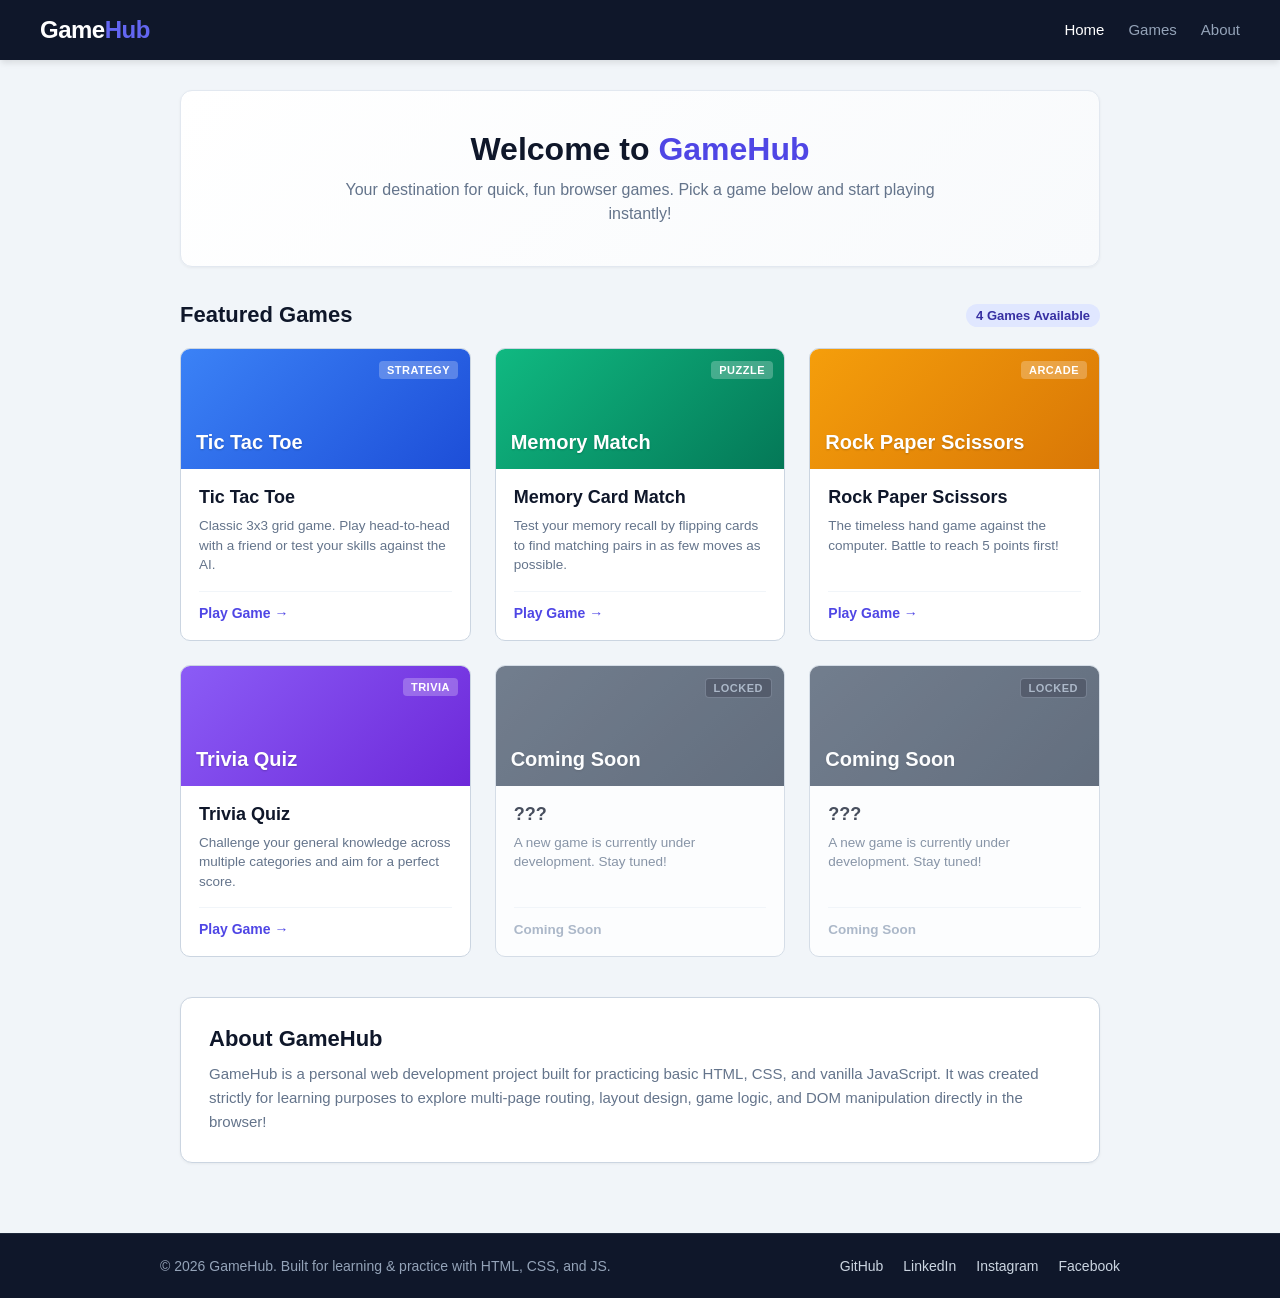
<file: index.html>
<!DOCTYPE html>
<html lang="en">

<head>
    <meta charset="UTF-8">
    <meta name="viewport" content="width=device-width, initial-scale=1.0">
    <title>GameHub - Play Free Browser Games</title>
    <link rel="stylesheet" href="style.css">
</head>

<body>

    <!-- Navbar -->
    <nav class="navbar">
        <div class="logo">Game<span>Hub</span></div>
        <ul class="nav-links">
            <li><a href="index.html" class="active">Home</a></li>
            <li><a href="#games-section">Games</a></li>
            <li><a href="#about-section">About</a></li>
        </ul>
    </nav>

    <!-- Main Container -->
    <div class="container">
        <div class="hero">
            <h1>Welcome to <span>GameHub</span></h1>
            <p>Your destination for quick, fun browser games. Pick a game below and start playing instantly!</p>
        </div>

        <div id="games-section" class="section-header">
            <h2>Featured Games</h2>
            <span class="game-count">4 Games Available</span>
        </div>

        <div class="game-grid">

            <!-- Tic Tac Toe Card -->
            <a href="game/tictactoe/index.html" class="game-card-link">
                <div class="game-card">
                    <div class="card-banner ttt-bg">
                        <span class="badge">Strategy</span>
                        <div class="banner-title">Tic Tac Toe</div>
                    </div>
                    <div class="card-body">
                        <h3>Tic Tac Toe</h3>
                        <p>Classic 3x3 grid game. Play head-to-head with a friend or test your skills against the AI.
                        </p>
                        <div class="card-footer">
                            <span class="play-link">Play Game &rarr;</span>
                        </div>
                    </div>
                </div>
            </a>

            <!-- Memory Card Game Card -->
            <a href="game/memory/index.html" class="game-card-link">
                <div class="game-card">
                    <div class="card-banner memory-bg">
                        <span class="badge">Puzzle</span>
                        <div class="banner-title">Memory Match</div>
                    </div>
                    <div class="card-body">
                        <h3>Memory Card Match</h3>
                        <p>Test your memory recall by flipping cards to find matching pairs in as few moves as possible.
                        </p>
                        <div class="card-footer">
                            <span class="play-link">Play Game &rarr;</span>
                        </div>
                    </div>
                </div>
            </a>

            <!-- Rock Paper Scissors Card -->
            <a href="game/rps/index.html" class="game-card-link">
                <div class="game-card">
                    <div class="card-banner rps-bg">
                        <span class="badge">Arcade</span>
                        <div class="banner-title">Rock Paper Scissors</div>
                    </div>
                    <div class="card-body">
                        <h3>Rock Paper Scissors</h3>
                        <p>The timeless hand game against the computer. Battle to reach 5 points first!</p>
                        <div class="card-footer">
                            <span class="play-link">Play Game &rarr;</span>
                        </div>
                    </div>
                </div>
            </a>

            <!-- Trivia Quiz Card -->
            <a href="game/quitz/index.html" class="game-card-link">
                <div class="game-card">
                    <div class="card-banner quiz-bg">
                        <span class="badge">Trivia</span>
                        <div class="banner-title">Trivia Quiz</div>
                    </div>
                    <div class="card-body">
                        <h3>Trivia Quiz</h3>
                        <p>Challenge your general knowledge across multiple categories and aim for a perfect score.</p>
                        <div class="card-footer">
                            <span class="play-link">Play Game &rarr;</span>
                        </div>
                    </div>
                </div>
            </a>
            <!-- Mystery Coming Soon Card 1 -->
            <div class="game-card disabled-card">
                <div class="card-banner soon-bg">
                    <span class="badge badge-soon">Locked</span>
                    <div class="banner-title">Coming Soon</div>
                </div>
                <div class="card-body">
                    <h3>???</h3>
                    <p>A new game is currently under development. Stay tuned!</p>
                    <div class="card-footer">
                        <span class="play-link-disabled">Coming Soon</span>
                    </div>
                </div>
            </div>

            <!-- Mystery Coming Soon Card 2 -->
            <div class="game-card disabled-card">
                <div class="card-banner soon-bg">
                    <span class="badge badge-soon">Locked</span>
                    <div class="banner-title">Coming Soon</div>
                </div>
                <div class="card-body">
                    <h3>???</h3>
                    <p>A new game is currently under development. Stay tuned!</p>
                    <div class="card-footer">
                        <span class="play-link-disabled">Coming Soon</span>
                    </div>
                </div>
            </div>

            <!-- Game Grid End -->
        </div>

        <!-- About Section -->
        <div id="about-section" class="about-box">
            <h2>About GameHub</h2>
            <p>GameHub is a personal web development project built for practicing basic HTML, CSS, and vanilla
                JavaScript. It was created strictly for learning purposes to explore multi-page routing, layout design,
                game logic, and DOM manipulation directly in the browser!</p>
        </div>

    </div> <!-- Container End -->

    <!-- Footer -->
    <footer class="footer">
        <div class="footer-content">
            <p>&copy; 2026 GameHub. Built for learning & practice with HTML, CSS, and JS.</p>

            <div class="social-links">
                <a href="https://github.com/RameshMahara0" target="_blank" rel="noopener noreferrer">GitHub</a>
                <a href="https://www.linkedin.com/in/ramesh-mahara-891475332" target="_blank"
                    rel="noopener noreferrer">LinkedIn</a>
                <a href="https://www.instagram.com/rameshmahara01/" target="_blank"
                    rel="noopener noreferrer">Instagram</a>
                <a href="https://www.facebook.com/ramesh.mahara.96930" target="_blank"
                    rel="noopener noreferrer">Facebook</a>
            </div>
        </div>
    </footer>

    <script src="script.js"></script>
</body>

</html>
</file>
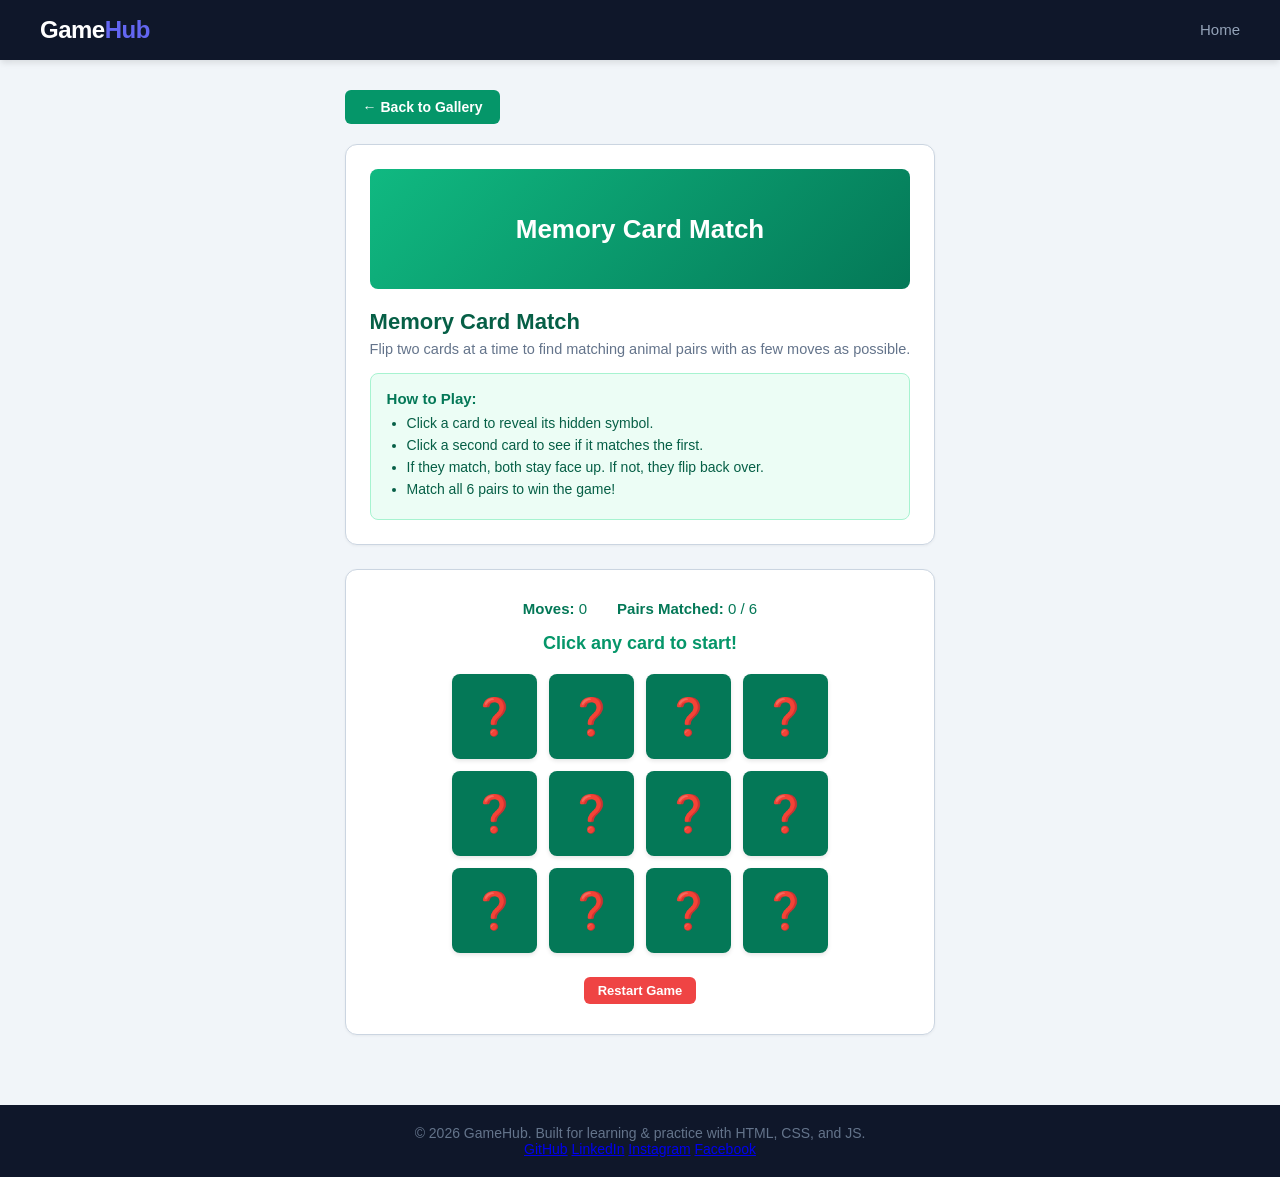
<file: game/memory/index.html>
<!DOCTYPE html>
<html lang="en">

<head>
    <meta charset="UTF-8">
    <meta name="viewport" content="width=device-width, initial-scale=1.0">
    <title>Memory Card Match - GameHub</title>
    <link rel="stylesheet" href="style.css">
</head>

<body>

    <nav class="navbar">
        <div class="logo">Game<span>Hub</span></div>
        <ul class="nav-links">
            <li><a href="../../index.html">Home</a></li>
        </ul>
    </nav>

    <div class="container">
        <a href="../../index.html" class="btn btn-back">← Back to Gallery</a>

        <!-- Game Info & Rules -->
        <div class="details-card">
            <div class="details-banner">Memory Card Match</div>
            <h2>Memory Card Match</h2>
            <p>Flip two cards at a time to find matching animal pairs with as few moves as possible.</p>

            <div class="rules-box">
                <h3>How to Play:</h3>
                <ul>
                    <li>Click a card to reveal its hidden symbol.</li>
                    <li>Click a second card to see if it matches the first.</li>
                    <li>If they match, both stay face up. If not, they flip back over.</li>
                    <li>Match all 6 pairs to win the game!</li>
                </ul>
            </div>
        </div>

        <!-- Active Game Board -->
        <div class="game-board-box">
            <div class="game-stats">
                <span><strong>Moves: </strong><span id="move-count">0</span></span>
                <span><strong>Pairs Matched: </strong><span id="match-count">0</span> / 6</span>
            </div>

            <div id="status-msg" class="status-msg">Click any card to start!</div>

            <div class="memory-grid" id="memory-grid">
                <!-- Cards generated dynamically via JavaScript -->
            </div>

            <!-- End Game Celebration Banner -->
            <div id="end-game-banner" class="end-game-banner win hidden">
                <h3 id="end-game-title">🏆 Fantastic Memory!</h3>
                <p id="end-game-sub">You matched all pairs!</p>
                <button class="btn btn-reset" onclick="resetGame()">Play Again 🔄</button>
            </div>

            <button id="manual-reset-btn" class="btn btn-reset-small" onclick="resetGame()">Restart Game</button>
        </div>
    </div>

    <!-- Footer -->
    <!-- Footer -->
    <footer class="footer">
        <div class="footer-content">
            <p>&copy; 2026 GameHub. Built for learning & practice with HTML, CSS, and JS.</p>

            <div class="social-links">
                <a href="https://github.com/RameshMahara0" target="_blank" rel="noopener noreferrer">GitHub</a>
                <a href="https://www.linkedin.com/in/ramesh-mahara-891475332" target="_blank"
                    rel="noopener noreferrer">LinkedIn</a>
                <a href="https://www.instagram.com/rameshmahara01/" target="_blank"
                    rel="noopener noreferrer">Instagram</a>
                <a href="https://www.facebook.com/ramesh.mahara.96930" target="_blank"
                    rel="noopener noreferrer">Facebook</a>
            </div>
        </div>
    </footer>

    <script src="script.js"></script>
</body>

</html>
</file>
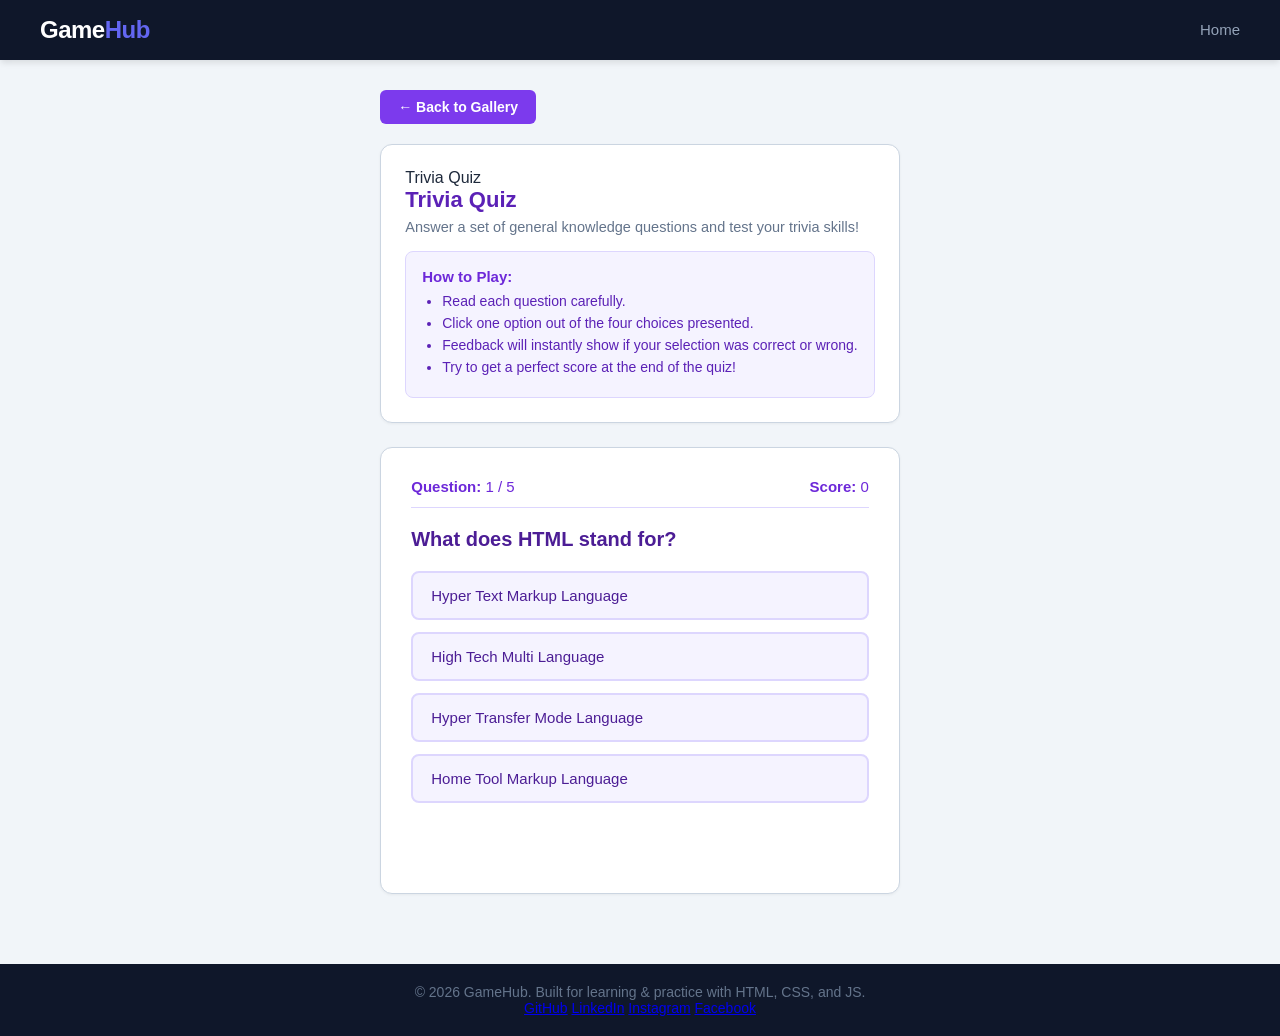
<file: game/quitz/index.html>
<!DOCTYPE html>
<html lang="en">

<head>
    <meta charset="UTF-8">
    <meta name="viewport" content="width=device-width, initial-scale=1.0">
    <title>Trivia Quiz - GameHub</title>
    <link rel="stylesheet" href="style.css">
</head>

<body>

    <nav class="navbar">
        <div class="logo">Game<span>Hub</span></div>
        <ul class="nav-links">
            <li><a href="../../index.html">Home</a></li>
        </ul>
    </nav>
    <div class="container">
        <a href="../../index.html" class="btn btn-back">← Back to Gallery</a>

        <!-- Game Info & Rules -->
        <div class="details-card">
            <div class="details-img-placeholder">Trivia Quiz</div>
            <h2>Trivia Quiz</h2>
            <p>Answer a set of general knowledge questions and test your trivia skills!</p>

            <div class="rules-box">
                <h3>How to Play:</h3>
                <ul>
                    <li>Read each question carefully.</li>
                    <li>Click one option out of the four choices presented.</li>
                    <li>Feedback will instantly show if your selection was correct or wrong.</li>
                    <li>Try to get a perfect score at the end of the quiz!</li>
                </ul>
            </div>
        </div>

        <!-- Active Game Board -->
        <div class="game-board-box">
            <div class="quiz-progress">
                <span><strong>Question: </strong><span id="question-number">1</span> / <span
                        id="total-questions">5</span></span>
                <span><strong>Score: </strong><span id="quiz-score">0</span></span>
            </div>

            <div id="quiz-container">
                <h3 id="question-text" class="question-text">Question text goes here?</h3>

                <div id="options-container" class="options-grid">
                    <!-- Options dynamically injected via JavaScript -->
                </div>

                <div id="feedback-msg" class="feedback-msg"></div>

                <button id="next-btn" class="btn btn-next hidden" onclick="nextQuestion()">Next Question</button>
            </div>

            <!-- Result Screen (Initially Hidden) -->
            <div id="result-container" class="result-box hidden">
                <h3>Quiz Finished!</h3>
                <p id="final-score-text">You scored 0 out of 5.</p>
                <button class="btn btn-reset" onclick="restartQuiz()">Restart Quiz</button>
            </div>
        </div>
    </div>

    <!-- Footer -->
    <footer class="footer">
        <div class="footer-content">
            <p>&copy; 2026 GameHub. Built for learning & practice with HTML, CSS, and JS.</p>

            <div class="social-links">
                <a href="https://github.com/RameshMahara0" target="_blank" rel="noopener noreferrer">GitHub</a>
                <a href="https://www.linkedin.com/in/ramesh-mahara-891475332" target="_blank"
                    rel="noopener noreferrer">LinkedIn</a>
                <a href="https://www.instagram.com/rameshmahara01/" target="_blank"
                    rel="noopener noreferrer">Instagram</a>
                <a href="https://www.facebook.com/ramesh.mahara.96930" target="_blank"
                    rel="noopener noreferrer">Facebook</a>
            </div>
        </div>
    </footer>

    <script src="script.js"></script>
</body>

</html>
</file>
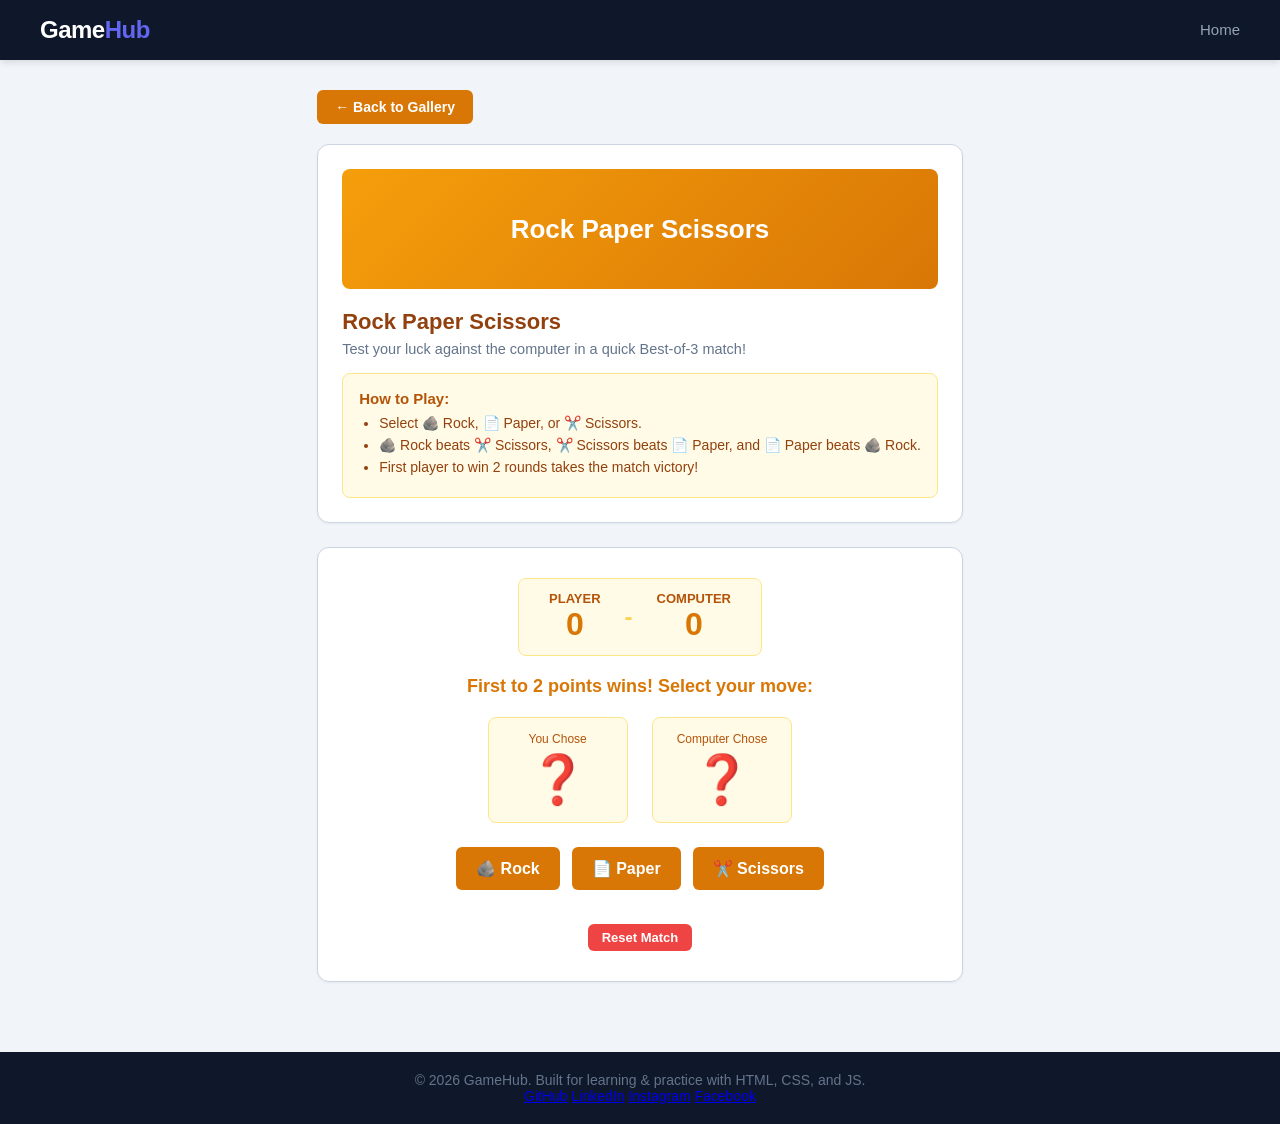
<file: game/rps/index.html>
<!DOCTYPE html>
<html lang="en">

<head>
    <meta charset="UTF-8">
    <meta name="viewport" content="width=device-width, initial-scale=1.0">
    <title>Rock Paper Scissors - GameHub</title>
    <link rel="stylesheet" href="style.css">
</head>

<body>

    <nav class="navbar">
        <div class="logo">Game<span>Hub</span></div>
        <ul class="nav-links">
            <li><a href="../../index.html">Home</a></li>
        </ul>
    </nav>

    <div class="container">
        <a href="../../index.html" class="btn btn-back">← Back to Gallery</a>

        <!-- Game Info & Rules -->
        <div class="details-card">
            <div class="details-banner">Rock Paper Scissors</div>
            <h2>Rock Paper Scissors</h2>
            <p>Test your luck against the computer in a quick Best-of-3 match!</p>

            <div class="rules-box">
                <h3>How to Play:</h3>
                <ul>
                    <li>Select 🪨 Rock, 📄 Paper, or ✂️ Scissors.</li>
                    <li>🪨 Rock beats ✂️ Scissors, ✂️ Scissors beats 📄 Paper, and 📄 Paper beats 🪨 Rock.</li>
                    <li>First player to win 2 rounds takes the match victory!</li>
                </ul>
            </div>
        </div>

        <!-- Active Game Board -->
        <div class="game-board-box">
            <div class="scoreboard">
                <div class="score-item">
                    <span class="score-label">Player</span>
                    <span id="player-score" class="score-value">0</span>
                </div>
                <div class="score-divider">-</div>
                <div class="score-item">
                    <span class="score-label">Computer</span>
                    <span id="computer-score" class="score-value">0</span>
                </div>
            </div>

            <div id="status-msg" class="status-msg">First to 2 points wins! Select your move:</div>

            <div class="choice-display">
                <div class="choice-box">
                    <small>You Chose</small>
                    <div id="player-choice" class="choice-icon">❓</div>
                </div>
                <div class="choice-box">
                    <small>Computer Chose</small>
                    <div id="computer-choice" class="choice-icon">❓</div>
                </div>
            </div>

            <div class="buttons-container" id="choice-buttons">
                <button class="btn btn-choice" onclick="playRound('rock')">🪨 Rock</button>
                <button class="btn btn-choice" onclick="playRound('paper')">📄 Paper</button>
                <button class="btn btn-choice" onclick="playRound('scissors')">✂️ Scissors</button>
            </div>

            <!-- End Game Banner (Celebration / Failure screen) -->
            <div id="end-game-banner" class="end-game-banner hidden">
                <h3 id="end-game-title">Match Finished</h3>
                <p id="end-game-sub">Click below to play another match!</p>
                <button class="btn btn-reset" onclick="resetGame()">Play Again 🔄</button>
            </div>

            <button id="manual-reset-btn" class="btn btn-reset-small" onclick="resetGame()">Reset Match</button>
        </div>
    </div>

    <!-- Footer -->
    <footer class="footer">
        <div class="footer-content">
            <p>&copy; 2026 GameHub. Built for learning & practice with HTML, CSS, and JS.</p>

            <div class="social-links">
                <a href="https://github.com/RameshMahara0" target="_blank" rel="noopener noreferrer">GitHub</a>
                <a href="https://www.linkedin.com/in/ramesh-mahara-891475332" target="_blank"
                    rel="noopener noreferrer">LinkedIn</a>
                <a href="https://www.instagram.com/rameshmahara01/" target="_blank"
                    rel="noopener noreferrer">Instagram</a>
                <a href="https://www.facebook.com/ramesh.mahara.96930" target="_blank"
                    rel="noopener noreferrer">Facebook</a>
            </div>
        </div>
    </footer>

    <script src="script.js"></script>
</body>

</html>
</file>
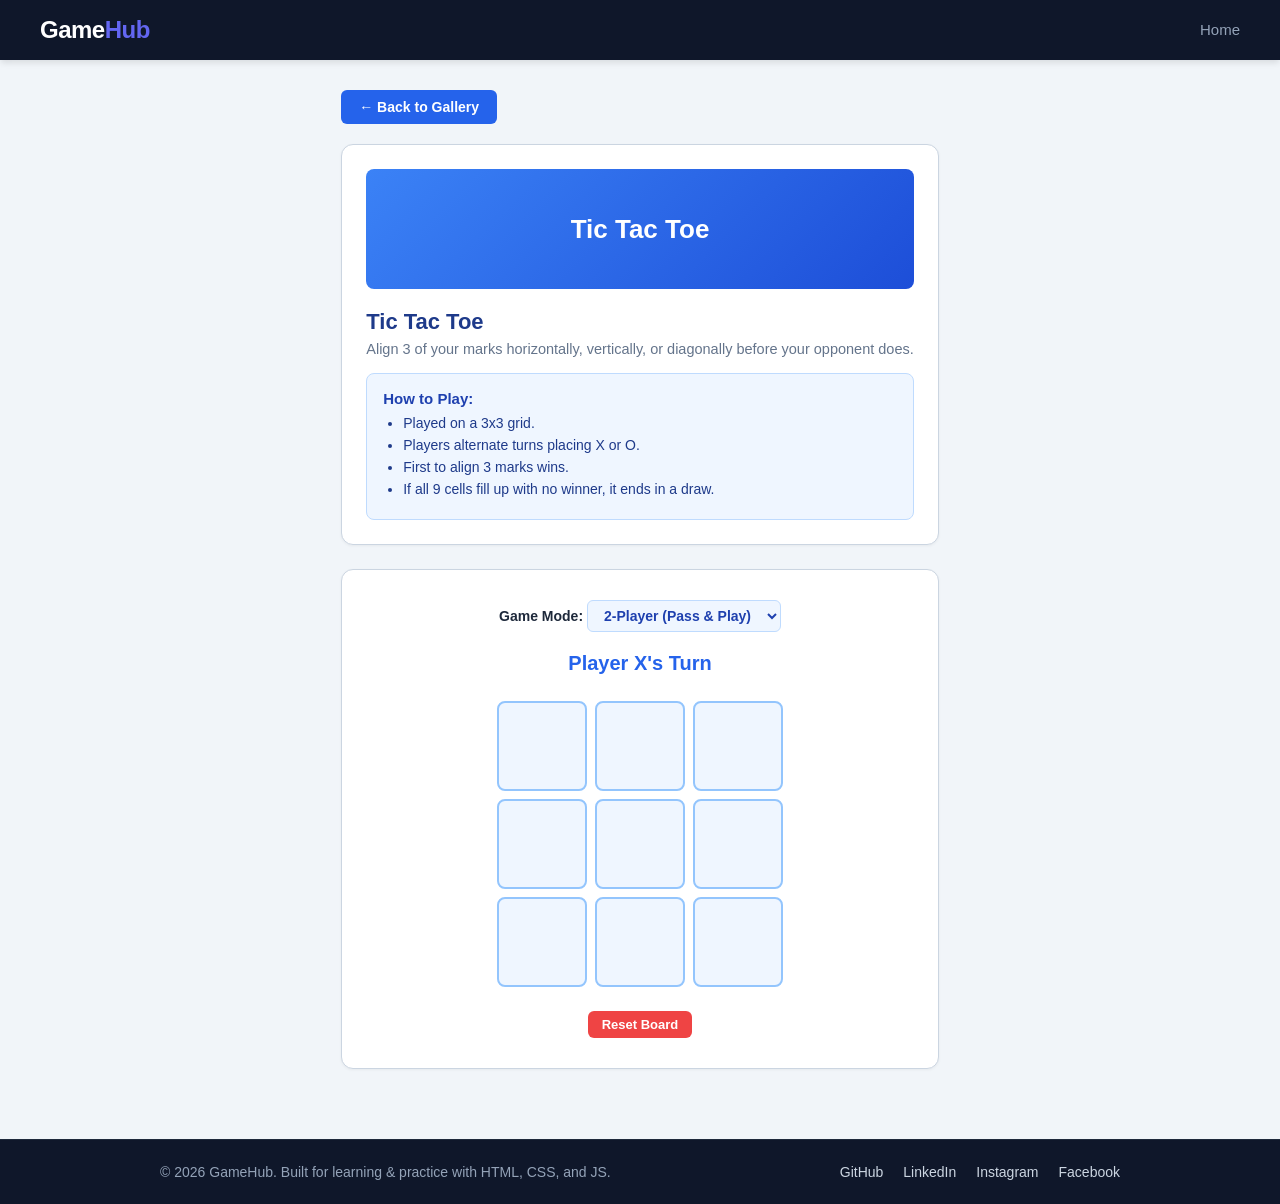
<file: game/tictactoe/index.html>
<!DOCTYPE html>
<html lang="en">

<head>
    <meta charset="UTF-8">
    <meta name="viewport" content="width=device-width, initial-scale=1.0">
    <title>Tic Tac Toe - GameHub</title>
    <link rel="stylesheet" href="style.css">
</head>

<body>

    <nav class="navbar">
        <div class="logo">Game<span>Hub</span></div>
        <ul class="nav-links">
            <li><a href="../../index.html">Home</a></li>
        </ul>
    </nav>
    <div class="container">
        <a href="../../index.html" class="btn btn-back">← Back to Gallery</a>

        <!-- Game Info & Rules -->
        <div class="details-card">
            <div class="details-banner">Tic Tac Toe</div>
            <h2>Tic Tac Toe</h2>
            <p>Align 3 of your marks horizontally, vertically, or diagonally before your opponent does.</p>

            <div class="rules-box">
                <h3>How to Play:</h3>
                <ul>
                    <li>Played on a 3x3 grid.</li>
                    <li>Players alternate turns placing X or O.</li>
                    <li>First to align 3 marks wins.</li>
                    <li>If all 9 cells fill up with no winner, it ends in a draw.</li>
                </ul>
            </div>
        </div>

        <!-- Active Game Board -->
        <div class="game-board-box">
            <div class="controls">
                <label for="ttt-mode"><strong>Game Mode: </strong></label>
                <select id="ttt-mode" onchange="changeTTTMode(this.value)">
                    <option value="pvp">2-Player (Pass & Play)</option>
                    <option value="ai">vs Computer (AI)</option>
                </select>
            </div>

            <div id="ttt-status" class="status-msg">Player X's Turn</div>

            <div class="ttt-grid">
                <div class="ttt-cell" onclick="handleTTTClick(0)" id="cell-0"></div>
                <div class="ttt-cell" onclick="handleTTTClick(1)" id="cell-1"></div>
                <div class="ttt-cell" onclick="handleTTTClick(2)" id="cell-2"></div>
                <div class="ttt-cell" onclick="handleTTTClick(3)" id="cell-3"></div>
                <div class="ttt-cell" onclick="handleTTTClick(4)" id="cell-4"></div>
                <div class="ttt-cell" onclick="handleTTTClick(5)" id="cell-5"></div>
                <div class="ttt-cell" onclick="handleTTTClick(6)" id="cell-6"></div>
                <div class="ttt-cell" onclick="handleTTTClick(7)" id="cell-7"></div>
                <div class="ttt-cell" onclick="handleTTTClick(8)" id="cell-8"></div>
            </div>

            <!-- End Game Celebration / Draw Banner -->
            <div id="end-game-banner" class="end-game-banner hidden">
                <h3 id="end-game-title">Game Finished</h3>
                <p id="end-game-sub">Click below to play again!</p>
                <button class="btn btn-reset" onclick="resetTTT()">Play Again 🔄</button>
            </div>

            <button id="manual-reset-btn" class="btn btn-reset-small" onclick="resetTTT()">Reset Board</button>
        </div>
    </div>

    <!-- Footer -->
    <footer class="footer">
        <div class="footer-content">
            <p>&copy; 2026 GameHub. Built for learning & practice with HTML, CSS, and JS.</p>

            <div class="social-links">
                <a href="https://github.com/RameshMahara0" target="_blank" rel="noopener noreferrer">GitHub</a>
                <a href="https://www.linkedin.com/in/ramesh-mahara-891475332" target="_blank"
                    rel="noopener noreferrer">LinkedIn</a>
                <a href="https://www.instagram.com/rameshmahara01/" target="_blank"
                    rel="noopener noreferrer">Instagram</a>
                <a href="https://www.facebook.com/ramesh.mahara.96930" target="_blank"
                    rel="noopener noreferrer">Facebook</a>
            </div>
        </div>
    </footer>
    <script src="script.js"></script>
</body>

</html>
</file>
<file: style.css>
/* General Resets & Typography */
* {
  box-sizing: border-box;
  margin: 0;
  padding: 0;
  font-family: 'Segoe UI', -apple-system, BlinkMacSystemFont, Roboto, sans-serif;
}

body {
  background-color: #f1f5f9;
  color: #1e293b;
  display: flex;
  flex-direction: column;
  min-height: 100vh;
}

/* Navbar */
.navbar {
  background-color: #0f172a;
  color: #ffffff;
  padding: 16px 40px;
  display: flex;
  justify-content: space-between;
  align-items: center;
  box-shadow: 0 4px 6px -1px rgba(0, 0, 0, 0.1);
}

.navbar .logo {
  font-size: 24px;
  font-weight: 800;
  letter-spacing: -0.5px;
}

.navbar .logo span {
  color: #6366f1;
}

.nav-links {
  list-style: none;
  display: flex;
  gap: 24px;
}

.nav-links a {
  color: #94a3b8;
  text-decoration: none;
  font-size: 15px;
  font-weight: 500;
  transition: color 0.2s ease;
}

.nav-links a:hover,
.nav-links a.active {
  color: #ffffff;
}

/* Layout Container */
.container {
  max-width: 960px;
  margin: 30px auto;
  padding: 0 20px;
  flex: 1;
}

/* Hero Section */
.hero {
  text-align: center;
  background: linear-gradient(135deg, #ffffff 0%, #f8fafc 100%);
  padding: 40px 20px;
  border: 1px solid #e2e8f0;
  border-radius: 12px;
  margin-bottom: 35px;
  box-shadow: 0 1px 3px rgba(0,0,0,0.05);
}

.hero h1 {
  font-size: 32px;
  color: #0f172a;
  margin-bottom: 10px;
}

.hero h1 span {
  color: #4f46e5;
}

.hero p {
  font-size: 16px;
  color: #64748b;
  max-width: 600px;
  margin: 0 auto;
  line-height: 1.5;
}

/* Section Header */
.section-header {
  display: flex;
  justify-content: space-between;
  align-items: center;
  margin-bottom: 20px;
}

.section-header h2 {
  font-size: 22px;
  color: #0f172a;
}

.game-count {
  font-size: 13px;
  background-color: #e0e7ff;
  color: #3730a3;
  padding: 4px 10px;
  border-radius: 20px;
  font-weight: 600;
}

/* Game Grid & Cards */
.game-card-link {
  text-decoration: none;
  color: inherit;
}

.game-grid {
  display: grid;
  grid-template-columns: repeat(auto-fit, minmax(220px, 1fr));
  gap: 24px;
  margin-bottom: 40px;
}

.game-card {
  background: #ffffff;
  border: 1px solid #cbd5e1;
  border-radius: 10px;
  overflow: hidden;
  display: flex;
  flex-direction: column;
  height: 100%;
  transition: transform 0.2s ease, box-shadow 0.2s ease, border-color 0.2s ease;
}

.game-card:hover {
  transform: translateY(-4px);
  box-shadow: 0 10px 15px -3px rgba(0, 0, 0, 0.1);
  border-color: #6366f1;
}

/* Custom Colored Banners for Each Game */
.card-banner {
  height: 120px;
  position: relative;
  padding: 15px;
  display: flex;
  align-items: flex-end;
}

.ttt-bg {
  background: linear-gradient(135deg, #3b82f6, #1d4ed8);
}

.memory-bg {
  background: linear-gradient(135deg, #10b981, #047857);
}

.rps-bg {
  background: linear-gradient(135deg, #f59e0b, #d97706);
}

.quiz-bg {
  background: linear-gradient(135deg, #8b5cf6, #6d28d9);
}

.badge {
  position: absolute;
  top: 12px;
  right: 12px;
  background-color: rgba(255, 255, 255, 0.25);
  color: #ffffff;
  font-size: 11px;
  font-weight: 700;
  padding: 3px 8px;
  border-radius: 4px;
  text-transform: uppercase;
  letter-spacing: 0.5px;
  backdrop-filter: blur(4px);
}

.banner-title {
  color: #ffffff;
  font-size: 20px;
  font-weight: 700;
  text-shadow: 0 1px 2px rgba(0,0,0,0.2);
}

.card-body {
  padding: 18px;
  display: flex;
  flex-direction: column;
  flex: 1;
}

.card-body h3 {
  font-size: 18px;
  color: #0f172a;
  margin-bottom: 8px;
}

.card-body p {
  font-size: 13.5px;
  color: #64748b;
  line-height: 1.45;
  margin-bottom: 16px;
  flex: 1;
}

.card-footer {
  border-top: 1px solid #f1f5f9;
  padding-top: 12px;
}

.play-link {
  font-size: 14px;
  font-weight: 600;
  color: #4f46e5;
}

/* About Box - Full Width Outside Grid */
.about-box {
  background-color: #ffffff;
  border: 1px solid #cbd5e1;
  border-radius: 12px;
  padding: 28px;
  margin-top: 30px;
  margin-bottom: 40px;
  box-shadow: 0 1px 3px rgba(0,0,0,0.05);
  width: 100%; /* Ensures it spans the full container width */
}

.about-box h2 {
  font-size: 22px;
  color: #0f172a;
  margin-bottom: 10px;
}

.about-box p {
  font-size: 15px;
  color: #64748b;
  line-height: 1.6;
}

/* Footer */
.footer {
  background-color: #0f172a;
  color: #64748b;
  text-align: center;
  padding: 20px;
  font-size: 14px;
  margin-top: auto;
}
/* Disabled / Coming Soon Card Styles */
.disabled-card {
  opacity: 0.8;
  cursor: not-allowed;
}

.disabled-card:hover {
  transform: none !important;
  box-shadow: none !important;
  border-color: #cbd5e1 !important;
}

/* Coming Soon Badge */
.badge-soon {
  background-color: rgba(15, 23, 42, 0.6) !important;
  color: #fbbf24 !important;
  border: 1px solid rgba(251, 191, 36, 0.4);
}

/* Gradients for Coming Soon Games */
.snake-bg {
  background: linear-gradient(135deg, #0ea5e9, #0284c7);
}

.flappy-bg {
  background: linear-gradient(135deg, #ec4899, #be185d);
}

.play-link-disabled {
  font-size: 13.5px;
  font-weight: 600;
  color: #94a3b8;
}

/* Neutral Dark Gradient for Mystery Coming Soon Banner */
.soon-bg {
  background: linear-gradient(135deg, #475569, #334155);
}

.disabled-card {
  opacity: 0.75;
  cursor: not-allowed;
}

.disabled-card:hover {
  transform: none !important;
  box-shadow: none !important;
  border-color: #cbd5e1 !important;
}

.badge-soon {
  background-color: rgba(15, 23, 42, 0.6) !important;
  color: #94a3b8 !important;
  border: 1px solid rgba(148, 163, 184, 0.4);
}

.play-link-disabled {
  font-size: 13.5px;
  font-weight: 600;
  color: #94a3b8;
}
/* Footer & Social Links */
.footer {
  background-color: #0f172a;
  color: #94a3b8;
  padding: 24px 20px;
  font-size: 14px;
  margin-top: auto;
  border-top: 1px solid #1e293b;
}

.footer-content {
  max-width: 960px;
  margin: 0 auto;
  display: flex;
  flex-direction: column;
  align-items: center;
  gap: 12px;
  text-align: center;
}

.social-links {
  display: flex;
  gap: 20px;
}

.social-links a {
  color: #cbd5e1;
  text-decoration: none;
  font-size: 14px;
  font-weight: 500;
  transition: color 0.2s ease;
}

.social-links a:hover {
  color: #6366f1;
}

@media (min-width: 600px) {
  .footer-content {
    flex-direction: row;
    justify-content: space-between;
  }
}
</file>
<file: game/memory/style.css>
* {
  box-sizing: border-box;
  margin: 0;
  padding: 0;
  font-family: 'Segoe UI', -apple-system, BlinkMacSystemFont, Roboto, sans-serif;
}

body {
  background-color: #f1f5f9;
  color: #1e293b;
  display: flex;
  flex-direction: column;
  min-height: 100vh;
}

.navbar {
  background-color: #0f172a;
  color: #ffffff;
  padding: 16px 40px;
  display: flex;
  justify-content: space-between;
  align-items: center;
  box-shadow: 0 4px 6px -1px rgba(0, 0, 0, 0.1);
}

.navbar .logo {
  font-size: 24px;
  font-weight: 800;
}

.nav-links {
  list-style: none;
  display: flex;
  gap: 24px;
}

.nav-links a {
  color: #94a3b8;
  text-decoration: none;
  font-size: 15px;
  font-weight: 500;
}

.nav-links a:hover {
  color: #ffffff;
}

.container {
  max-width: 800px;
  margin: 30px auto;
  padding: 0 20px;
  flex: 1;
}

.details-card {
  background: #ffffff;
  border: 1px solid #cbd5e1;
  border-radius: 12px;
  padding: 24px;
  margin-top: 20px;
  margin-bottom: 24px;
  box-shadow: 0 1px 3px rgba(0,0,0,0.05);
}

.details-banner {
  height: 120px;
  background: linear-gradient(135deg, #10b981, #047857);
  color: #ffffff;
  display: flex;
  align-items: center;
  justify-content: center;
  font-size: 26px;
  font-weight: 700;
  border-radius: 8px;
  margin-bottom: 20px;
}

.details-card h2 {
  font-size: 22px;
  color: #065f46;
  margin-bottom: 6px;
}

.details-card p {
  color: #64748b;
  font-size: 14.5px;
}

.rules-box {
  background-color: #ecfdf5;
  border: 1px solid #a7f3d0;
  padding: 16px;
  border-radius: 8px;
  margin-top: 16px;
}

.rules-box h3 {
  font-size: 15px;
  color: #047857;
  margin-bottom: 8px;
}

.rules-box ul {
  margin-left: 20px;
}

.rules-box li {
  margin-bottom: 6px;
  font-size: 14px;
  color: #065f46;
}

.game-board-box {
  background: #ffffff;
  border: 1px solid #cbd5e1;
  border-radius: 12px;
  padding: 30px;
  display: flex;
  flex-direction: column;
  align-items: center;
  margin-bottom: 40px;
  box-shadow: 0 1px 3px rgba(0,0,0,0.05);
}

.game-stats {
  display: flex;
  gap: 30px;
  font-size: 15px;
  color: #047857;
  margin-bottom: 16px;
}

.status-msg {
  font-size: 18px;
  font-weight: 700;
  color: #059669;
  margin-bottom: 20px;
}

.memory-grid {
  display: grid;
  grid-template-columns: repeat(4, 85px);
  grid-template-rows: repeat(3, 85px);
  gap: 12px;
  margin-bottom: 24px;
}

.card {
  background-color: #047857;
  color: #ffffff;
  font-size: 36px;
  display: flex;
  align-items: center;
  justify-content: center;
  border-radius: 8px;
  cursor: pointer;
  user-select: none;
  transition: transform 0.2s, background-color 0.2s;
  box-shadow: 0 2px 4px rgba(0,0,0,0.1);
}

.card:hover {
  background-color: #065f46;
  transform: translateY(-2px);
}

.card.flipped {
  background-color: #ecfdf5;
  border: 2px solid #a7f3d0;
  transform: scale(1.03);
  cursor: default;
}

.card.matched {
  background-color: #10b981;
  border: none;
  transform: none;
  cursor: default;
  animation: pulseMatch 0.4s ease-in-out;
}

@keyframes pulseMatch {
  0% { transform: scale(1); }
  50% { transform: scale(1.1); }
  100% { transform: scale(1); }
}

.btn {
  display: inline-block;
  padding: 9px 18px;
  border: none;
  border-radius: 6px;
  cursor: pointer;
  font-size: 14px;
  font-weight: 600;
  text-decoration: none;
  transition: background-color 0.15s ease;
}

.btn-back {
  background-color: #059669;
  color: #ffffff;
}

.btn-back:hover {
  background-color: #047857;
}

.btn-reset {
  background-color: #10b981;
  color: #ffffff;
  font-size: 15px;
  padding: 10px 20px;
}

.btn-reset:hover {
  background-color: #059669;
}

.btn-reset-small {
  background-color: #ef4444;
  color: #ffffff;
  font-size: 13px;
  padding: 6px 14px;
}

.btn-reset-small:hover {
  background-color: #dc2626;
}

.end-game-banner {
  text-align: center;
  padding: 20px;
  border-radius: 10px;
  width: 100%;
  margin-bottom: 20px;
}

.end-game-banner.win {
  background-color: #d1fae5;
  border: 2px solid #10b981;
  color: #065f46;
}

.end-game-banner h3 {
  font-size: 24px;
  margin-bottom: 6px;
}

.end-game-banner p {
  font-size: 15px;
  margin-bottom: 14px;
}

.hidden {
  display: none !important;
}

.footer {
  background-color: #0f172a;
  color: #64748b;
  text-align: center;
  padding: 20px;
  font-size: 14px;
  margin-top: auto;
}
.navbar .logo {
  font-size: 24px;
  font-weight: 800;
  letter-spacing: -0.5px;
  color: #ffffff;
}

.navbar .logo span {
  color: #6366f1;
}
</file>
<file: game/quitz/style.css>
* {
  box-sizing: border-box;
  margin: 0;
  padding: 0;
  font-family: 'Segoe UI', -apple-system, BlinkMacSystemFont, Roboto, sans-serif;
}

body {
  background-color: #f1f5f9;
  color: #1e293b;
  display: flex;
  flex-direction: column;
  min-height: 100vh;
}

.navbar {
  background-color: #0f172a;
  color: #ffffff;
  padding: 16px 40px;
  display: flex;
  justify-content: space-between;
  align-items: center;
  box-shadow: 0 4px 6px -1px rgba(0, 0, 0, 0.1);
}

.navbar .logo {
  font-size: 24px;
  font-weight: 800;
}

.nav-links {
  list-style: none;
  display: flex;
  gap: 24px;
}

.nav-links a {
  color: #94a3b8;
  text-decoration: none;
  font-size: 15px;
  font-weight: 500;
}

.nav-links a:hover {
  color: #ffffff;
}

.container {
  max-width: 800px;
  margin: 30px auto;
  padding: 0 20px;
  flex: 1;
}

/* Matching Purple Header Banner */
.details-card {
  background: #ffffff;
  border: 1px solid #cbd5e1;
  border-radius: 12px;
  padding: 24px;
  margin-top: 20px;
  margin-bottom: 24px;
  box-shadow: 0 1px 3px rgba(0,0,0,0.05);
}

.details-banner {
  height: 120px;
  background: linear-gradient(135deg, #8b5cf6, #6d28d9);
  color: #ffffff;
  display: flex;
  align-items: center;
  justify-content: center;
  font-size: 26px;
  font-weight: 700;
  border-radius: 8px;
  margin-bottom: 20px;
}

.details-card h2 {
  font-size: 22px;
  color: #5b21b6;
  margin-bottom: 6px;
}

.details-card p {
  color: #64748b;
  font-size: 14.5px;
}

.rules-box {
  background-color: #f5f3ff;
  border: 1px solid #ddd6fe;
  padding: 16px;
  border-radius: 8px;
  margin-top: 16px;
}

.rules-box h3 {
  font-size: 15px;
  color: #6d28d9;
  margin-bottom: 8px;
}

.rules-box ul {
  margin-left: 20px;
}

.rules-box li {
  margin-bottom: 6px;
  font-size: 14px;
  color: #5b21b6;
}

.game-board-box {
  background: #ffffff;
  border: 1px solid #cbd5e1;
  border-radius: 12px;
  padding: 30px;
  margin-bottom: 40px;
  box-shadow: 0 1px 3px rgba(0,0,0,0.05);
}

.quiz-progress {
  display: flex;
  justify-content: space-between;
  font-size: 15px;
  color: #6d28d9;
  margin-bottom: 20px;
  padding-bottom: 12px;
  border-bottom: 1px solid #ddd6fe;
}

.question-text {
  font-size: 20px;
  font-weight: 700;
  color: #4c1d95;
  margin-bottom: 20px;
}

.options-grid {
  display: grid;
  grid-template-columns: 1fr;
  gap: 12px;
  margin-bottom: 20px;
}

.option-btn {
  background-color: #f5f3ff;
  border: 2px solid #ddd6fe;
  padding: 14px 18px;
  border-radius: 8px;
  font-size: 15px;
  font-weight: 500;
  color: #4c1d95;
  text-align: left;
  cursor: pointer;
  transition: background-color 0.15s, border-color 0.15s;
}

.option-btn:hover {
  background-color: #ede9fe;
}

.option-btn.correct {
  background-color: #d1fae5;
  border-color: #10b981;
  color: #065f46;
}

.option-btn.wrong {
  background-color: #fee2e2;
  border-color: #ef4444;
  color: #991b1b;
}

.feedback-msg {
  font-size: 16px;
  font-weight: 700;
  margin-bottom: 16px;
  min-height: 24px;
}

.result-box {
  text-align: center;
  padding: 20px 0;
}

.result-box h3 {
  font-size: 26px;
  color: #4c1d95;
  margin-bottom: 8px;
}

.result-box p {
  font-size: 18px;
  color: #6d28d9;
  margin-bottom: 24px;
}

.btn {
  display: inline-block;
  padding: 9px 18px;
  border: none;
  border-radius: 6px;
  cursor: pointer;
  font-size: 14px;
  font-weight: 600;
  text-decoration: none;
  transition: background-color 0.15s ease;
}

.btn-next {
  background-color: #7c3aed;
  color: #ffffff;
  font-size: 15px;
  padding: 10px 22px;
}

.btn-next:hover {
  background-color: #6d28d9;
}

.btn-back {
  background-color: #7c3aed;
  color: #ffffff;
}

.btn-back:hover {
  background-color: #6d28d9;
}

.btn-reset {
  background-color: #ef4444;
  color: #ffffff;
}

.btn-reset:hover {
  background-color: #dc2626;
}

.hidden {
  display: none !important;
}

.footer {
  background-color: #0f172a;
  color: #64748b;
  text-align: center;
  padding: 20px;
  font-size: 14px;
  margin-top: auto;
}
.navbar .logo {
  font-size: 24px;
  font-weight: 800;
  letter-spacing: -0.5px;
  color: #ffffff;
}

.navbar .logo span {
  color: #6366f1;
}
</file>
<file: game/rps/style.css>
* {
  box-sizing: border-box;
  margin: 0;
  padding: 0;
  font-family: 'Segoe UI', -apple-system, BlinkMacSystemFont, Roboto, sans-serif;
}

body {
  background-color: #f1f5f9;
  color: #1e293b;
  display: flex;
  flex-direction: column;
  min-height: 100vh;
}

.navbar {
  background-color: #0f172a;
  color: #ffffff;
  padding: 16px 40px;
  display: flex;
  justify-content: space-between;
  align-items: center;
  box-shadow: 0 4px 6px -1px rgba(0, 0, 0, 0.1);
}

.navbar .logo {
  font-size: 24px;
  font-weight: 800;
}

.nav-links {
  list-style: none;
  display: flex;
  gap: 24px;
}

.nav-links a {
  color: #94a3b8;
  text-decoration: none;
  font-size: 15px;
  font-weight: 500;
}

.nav-links a:hover {
  color: #ffffff;
}

.container {
  max-width: 800px;
  margin: 30px auto;
  padding: 0 20px;
  flex: 1;
}

.details-card {
  background: #ffffff;
  border: 1px solid #cbd5e1;
  border-radius: 12px;
  padding: 24px;
  margin-top: 20px;
  margin-bottom: 24px;
  box-shadow: 0 1px 3px rgba(0,0,0,0.05);
}

.details-banner {
  height: 120px;
  background: linear-gradient(135deg, #f59e0b, #d97706);
  color: #ffffff;
  display: flex;
  align-items: center;
  justify-content: center;
  font-size: 26px;
  font-weight: 700;
  border-radius: 8px;
  margin-bottom: 20px;
}

.details-card h2 {
  font-size: 22px;
  color: #92400e;
  margin-bottom: 6px;
}

.details-card p {
  color: #64748b;
  font-size: 14.5px;
}

.rules-box {
  background-color: #fffbe6;
  border: 1px solid #fde68a;
  padding: 16px;
  border-radius: 8px;
  margin-top: 16px;
}

.rules-box h3 {
  font-size: 15px;
  color: #b45309;
  margin-bottom: 8px;
}

.rules-box ul {
  margin-left: 20px;
}

.rules-box li {
  margin-bottom: 6px;
  font-size: 14px;
  color: #92400e;
}

.game-board-box {
  background: #ffffff;
  border: 1px solid #cbd5e1;
  border-radius: 12px;
  padding: 30px;
  display: flex;
  flex-direction: column;
  align-items: center;
  margin-bottom: 40px;
  box-shadow: 0 1px 3px rgba(0,0,0,0.05);
}

.scoreboard {
  display: flex;
  align-items: center;
  gap: 24px;
  margin-bottom: 20px;
  background-color: #fffbe6;
  padding: 12px 30px;
  border-radius: 8px;
  border: 1px solid #fde68a;
}

.score-item {
  display: flex;
  flex-direction: column;
  align-items: center;
}

.score-label {
  font-size: 13px;
  color: #b45309;
  font-weight: 600;
  text-transform: uppercase;
}

.score-value {
  font-size: 32px;
  font-weight: 800;
  color: #d97706;
}

.score-divider {
  font-size: 24px;
  font-weight: 800;
  color: #fcd34d;
}

.status-msg {
  font-size: 18px;
  font-weight: 700;
  color: #d97706;
  margin-bottom: 20px;
  text-align: center;
}

.choice-display {
  display: flex;
  gap: 24px;
  margin-bottom: 24px;
}

.choice-box {
  background-color: #fffbe6;
  border: 1px solid #fde68a;
  border-radius: 8px;
  padding: 14px 24px;
  text-align: center;
  min-width: 140px;
}

.choice-box small {
  display: block;
  font-size: 12px;
  color: #b45309;
  margin-bottom: 6px;
}

.choice-icon {
  font-size: 42px;
}

.buttons-container {
  display: flex;
  gap: 12px;
  margin-bottom: 24px;
}

.btn {
  display: inline-block;
  padding: 9px 18px;
  border: none;
  border-radius: 6px;
  cursor: pointer;
  font-size: 14px;
  font-weight: 600;
  text-decoration: none;
  transition: background-color 0.15s ease, transform 0.1s ease;
}

.btn-choice {
  background-color: #d97706;
  color: #ffffff;
  padding: 12px 20px;
  font-size: 16px;
}

.btn-choice:hover {
  background-color: #b45309;
  transform: translateY(-2px);
}

.btn-back {
  background-color: #d97706;
  color: #ffffff;
}

.btn-back:hover {
  background-color: #b45309;
}

.btn-reset {
  background-color: #10b981;
  color: #ffffff;
  font-size: 16px;
  padding: 10px 24px;
}

.btn-reset:hover {
  background-color: #059669;
}

.btn-reset-small {
  background-color: #ef4444;
  color: #ffffff;
  font-size: 13px;
  padding: 6px 14px;
  margin-top: 10px;
}

.btn-reset-small:hover {
  background-color: #dc2626;
}

/* Match Winner / Loser Banner */
.end-game-banner {
  text-align: center;
  padding: 20px;
  border-radius: 10px;
  width: 100%;
  margin-bottom: 20px;
}

.end-game-banner.win {
  background-color: #d1fae5;
  border: 2px solid #10b981;
  color: #065f46;
}

.end-game-banner.lose {
  background-color: #fee2e2;
  border: 2px solid #ef4444;
  color: #991b1b;
}

.end-game-banner h3 {
  font-size: 24px;
  margin-bottom: 6px;
}

.end-game-banner p {
  font-size: 15px;
  margin-bottom: 14px;
}

.hidden {
  display: none !important;
}

.footer {
  background-color: #0f172a;
  color: #64748b;
  text-align: center;
  padding: 20px;
  font-size: 14px;
  margin-top: auto;
}
/* Animated Choice Boxes */
.choice-icon {
  font-size: 48px;
  transition: transform 0.2s ease, opacity 0.2s ease;
}

/* Shake Animation while computing choice */
.shake-player {
  animation: shakePlayerAnim 0.6s ease-in-out;
}

.shake-computer {
  animation: shakeComputerAnim 0.6s ease-in-out;
}

@keyframes shakePlayerAnim {
  0% { transform: translateY(0) rotate(0deg); }
  25% { transform: translateY(-10px) rotate(-15deg); }
  50% { transform: translateY(5px) rotate(10deg); }
  75% { transform: translateY(-5px) rotate(-5deg); }
  100% { transform: translateY(0) rotate(0deg); }
}

@keyframes shakeComputerAnim {
  0% { transform: translateY(0) rotate(0deg); }
  25% { transform: translateY(-10px) rotate(15deg); }
  50% { transform: translateY(5px) rotate(-10deg); }
  75% { transform: translateY(-5px) rotate(5deg); }
  100% { transform: translateY(0) rotate(0deg); }
}

/* Pulse highlight on result reveal */
.choice-box.reveal {
  animation: pulseBox 0.4s ease-in-out;
}

@keyframes pulseBox {
  0% { transform: scale(1); }
  50% { transform: scale(1.08); }
  100% { transform: scale(1); }
}

/* Disable buttons during animation */
.btn-choice:disabled {
  opacity: 0.5;
  cursor: not-allowed;
  transform: none !important;
}
.navbar .logo {
  font-size: 24px;
  font-weight: 800;
  letter-spacing: -0.5px;
  color: #ffffff;
}

.navbar .logo span {
  color: #6366f1;
}
</file>
<file: game/tictactoe/style.css>
* {
  box-sizing: border-box;
  margin: 0;
  padding: 0;
  font-family: 'Segoe UI', -apple-system, BlinkMacSystemFont, Roboto, sans-serif;
}

body {
  background-color: #f1f5f9;
  color: #1e293b;
  display: flex;
  flex-direction: column;
  min-height: 100vh;
}

.navbar {
  background-color: #0f172a;
  color: #ffffff;
  padding: 16px 40px;
  display: flex;
  justify-content: space-between;
  align-items: center;
  box-shadow: 0 4px 6px -1px rgba(0, 0, 0, 0.1);
}

.navbar .logo {
  font-size: 24px;
  font-weight: 800;
}

.nav-links {
  list-style: none;
  display: flex;
  gap: 24px;
}

.nav-links a {
  color: #94a3b8;
  text-decoration: none;
  font-size: 15px;
  font-weight: 500;
}

.nav-links a:hover {
  color: #ffffff;
}

.container {
  max-width: 800px;
  margin: 30px auto;
  padding: 0 20px;
  flex: 1;
}

.details-card {
  background: #ffffff;
  border: 1px solid #cbd5e1;
  border-radius: 12px;
  padding: 24px;
  margin-top: 20px;
  margin-bottom: 24px;
  box-shadow: 0 1px 3px rgba(0,0,0,0.05);
}

.details-banner {
  height: 120px;
  background: linear-gradient(135deg, #3b82f6, #1d4ed8);
  color: #ffffff;
  display: flex;
  align-items: center;
  justify-content: center;
  font-size: 26px;
  font-weight: 700;
  border-radius: 8px;
  margin-bottom: 20px;
}

.details-card h2 {
  font-size: 22px;
  color: #1e3a8a;
  margin-bottom: 6px;
}

.details-card p {
  color: #64748b;
  font-size: 14.5px;
}

.rules-box {
  background-color: #eff6ff;
  border: 1px solid #bfdbfe;
  padding: 16px;
  border-radius: 8px;
  margin-top: 16px;
}

.rules-box h3 {
  font-size: 15px;
  color: #1e40af;
  margin-bottom: 8px;
}

.rules-box ul {
  margin-left: 20px;
}

.rules-box li {
  margin-bottom: 6px;
  font-size: 14px;
  color: #1e3a8a;
}

.game-board-box {
  background: #ffffff;
  border: 1px solid #cbd5e1;
  border-radius: 12px;
  padding: 30px;
  display: flex;
  flex-direction: column;
  align-items: center;
  margin-bottom: 40px;
  box-shadow: 0 1px 3px rgba(0,0,0,0.05);
}

.controls {
  margin-bottom: 20px;
  font-size: 14px;
}

.controls select {
  padding: 6px 12px;
  font-size: 14px;
  border-radius: 6px;
  border: 1px solid #bfdbfe;
  background-color: #eff6ff;
  color: #1e40af;
  outline: none;
  font-weight: 600;
}

.status-msg {
  font-size: 20px;
  font-weight: 700;
  color: #2563eb;
  margin-bottom: 16px;
}

.ttt-grid {
  display: grid;
  grid-template-columns: repeat(3, 90px);
  grid-template-rows: repeat(3, 90px);
  gap: 8px;
  margin: 10px 0 24px 0;
}

.ttt-cell {
  background-color: #eff6ff;
  border: 2px solid #93c5fd;
  font-size: 36px;
  font-weight: 800;
  color: #1d4ed8;
  display: flex;
  align-items: center;
  justify-content: center;
  cursor: pointer;
  border-radius: 8px;
  transition: background-color 0.15s, border-color 0.15s, transform 0.15s;
}

.ttt-cell:hover {
  background-color: #dbeafe;
  border-color: #3b82f6;
  transform: scale(1.02);
}

/* Winning Cell Highlight Animation */
.ttt-cell.winning-cell {
  background-color: #d1fae5 !important;
  border-color: #10b981 !important;
  color: #047857 !important;
  animation: pulseWin 0.5s ease-in-out infinite alternate;
}

@keyframes pulseWin {
  0% { transform: scale(1); }
  100% { transform: scale(1.05); }
}

.btn {
  display: inline-block;
  padding: 9px 18px;
  border: none;
  border-radius: 6px;
  cursor: pointer;
  font-size: 14px;
  font-weight: 600;
  text-decoration: none;
  transition: background-color 0.15s ease;
}

.btn-back {
  background-color: #2563eb;
  color: #ffffff;
}

.btn-back:hover {
  background-color: #1d4ed8;
}

.btn-reset {
  background-color: #10b981;
  color: #ffffff;
  font-size: 15px;
  padding: 10px 20px;
}

.btn-reset:hover {
  background-color: #059669;
}

.btn-reset-small {
  background-color: #ef4444;
  color: #ffffff;
  font-size: 13px;
  padding: 6px 14px;
}

.btn-reset-small:hover {
  background-color: #dc2626;
}

/* End Game Banner (Win / Loss / Draw) */
.end-game-banner {
  text-align: center;
  padding: 20px;
  border-radius: 10px;
  width: 100%;
  margin-bottom: 20px;
}

.end-game-banner.win {
  background-color: #d1fae5;
  border: 2px solid #10b981;
  color: #065f46;
}

.end-game-banner.lose {
  background-color: #fee2e2;
  border: 2px solid #ef4444;
  color: #991b1b;
}

.end-game-banner.draw {
  background-color: #f1f5f9;
  border: 2px solid #cbd5e1;
  color: #334155;
}

.end-game-banner h3 {
  font-size: 24px;
  margin-bottom: 6px;
}

.end-game-banner p {
  font-size: 15px;
  margin-bottom: 14px;
}

.hidden {
  display: none !important;
}

.footer {
  background-color: #0f172a;
  color: #64748b;
  text-align: center;
  padding: 20px;
  font-size: 14px;
  margin-top: auto;
}
.navbar .logo {
  font-size: 24px;
  font-weight: 800;
  letter-spacing: -0.5px;
  color: #ffffff;
}

.navbar .logo span {
  color: #6366f1;
}
/* Footer & Social Links */
.footer {
  background-color: #0f172a;
  color: #94a3b8;
  padding: 24px 20px;
  font-size: 14px;
  margin-top: auto;
  border-top: 1px solid #1e293b;
}

.footer-content {
  max-width: 960px;
  margin: 0 auto;
  display: flex;
  flex-direction: column;
  align-items: center;
  gap: 12px;
  text-align: center;
}

.social-links {
  display: flex;
  gap: 20px;
}

.social-links a {
  color: #cbd5e1;
  text-decoration: none;
  font-size: 14px;
  font-weight: 500;
  transition: color 0.2s ease;
}

.social-links a:hover {
  color: #6366f1;
}

@media (min-width: 600px) {
  .footer-content {
    flex-direction: row;
    justify-content: space-between;
  }
}
</file>
